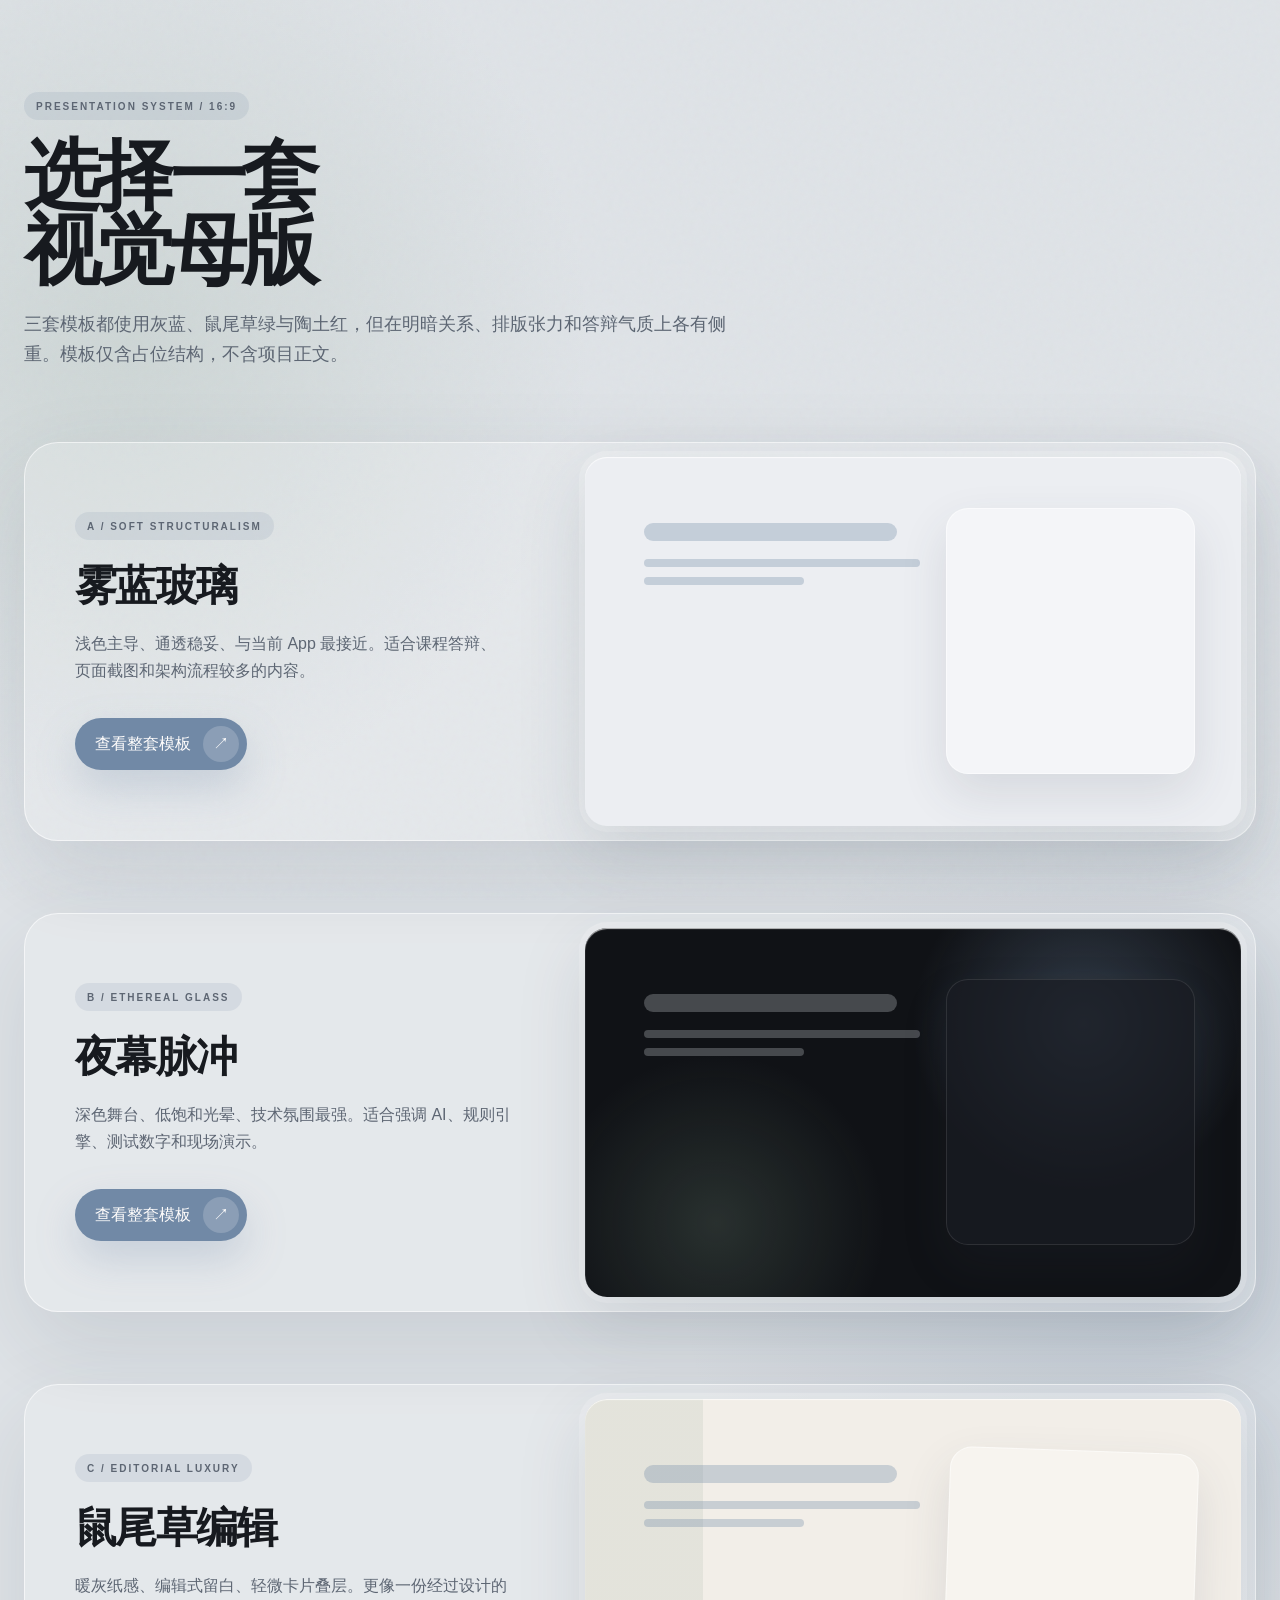
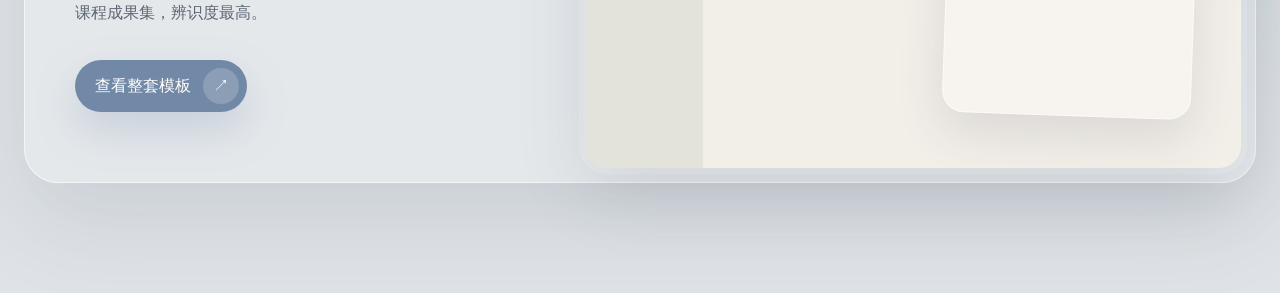
<file: docs/report/ppt-templates/index.html>
<!doctype html>
<html lang="zh-CN">
<head>
  <meta charset="utf-8">
  <meta name="viewport" content="width=device-width, initial-scale=1">
  <title>PPT 模板选择</title>
  <link rel="stylesheet" href="templates.css">
</head>
<body class="chooser-page">
  <main class="chooser">
    <span class="eyebrow">PRESENTATION SYSTEM / 16:9</span>
    <h1>选择一套<br>视觉母版</h1>
    <p class="chooser-intro">三套模板都使用灰蓝、鼠尾草绿与陶土红，但在明暗关系、排版张力和答辩气质上各有侧重。模板仅含占位结构，不含项目正文。</p>

    <section class="template-list" aria-label="模板列表">
      <article class="template-card">
        <div class="template-info">
          <span class="eyebrow">A / SOFT STRUCTURALISM</span>
          <h2>雾蓝玻璃</h2>
          <p>浅色主导、通透稳妥、与当前 App 最接近。适合课程答辩、页面截图和架构流程较多的内容。</p>
          <a class="template-link" href="template-a.html">查看整套模板 <span>↗</span></a>
        </div>
        <div class="preview-shell">
          <div class="preview">
            <div class="preview-copy">
              <div class="preview-line large"></div>
              <div class="preview-line"></div>
              <div class="preview-line short"></div>
            </div>
            <div class="preview-card"></div>
          </div>
        </div>
      </article>

      <article class="template-card">
        <div class="template-info">
          <span class="eyebrow">B / ETHEREAL GLASS</span>
          <h2>夜幕脉冲</h2>
          <p>深色舞台、低饱和光晕、技术氛围最强。适合强调 AI、规则引擎、测试数字和现场演示。</p>
          <a class="template-link" href="template-b.html">查看整套模板 <span>↗</span></a>
        </div>
        <div class="preview-shell">
          <div class="preview dark">
            <div class="preview-copy">
              <div class="preview-line large"></div>
              <div class="preview-line"></div>
              <div class="preview-line short"></div>
            </div>
            <div class="preview-card"></div>
          </div>
        </div>
      </article>

      <article class="template-card">
        <div class="template-info">
          <span class="eyebrow">C / EDITORIAL LUXURY</span>
          <h2>鼠尾草编辑</h2>
          <p>暖灰纸感、编辑式留白、轻微卡片叠层。更像一份经过设计的课程成果集，辨识度最高。</p>
          <a class="template-link" href="template-c.html">查看整套模板 <span>↗</span></a>
        </div>
        <div class="preview-shell">
          <div class="preview editorial">
            <div class="preview-copy">
              <div class="preview-line large"></div>
              <div class="preview-line"></div>
              <div class="preview-line short"></div>
            </div>
            <div class="preview-card"></div>
          </div>
        </div>
      </article>
    </section>
  </main>
  <script src="template.js"></script>
</body>
</html>
</file>
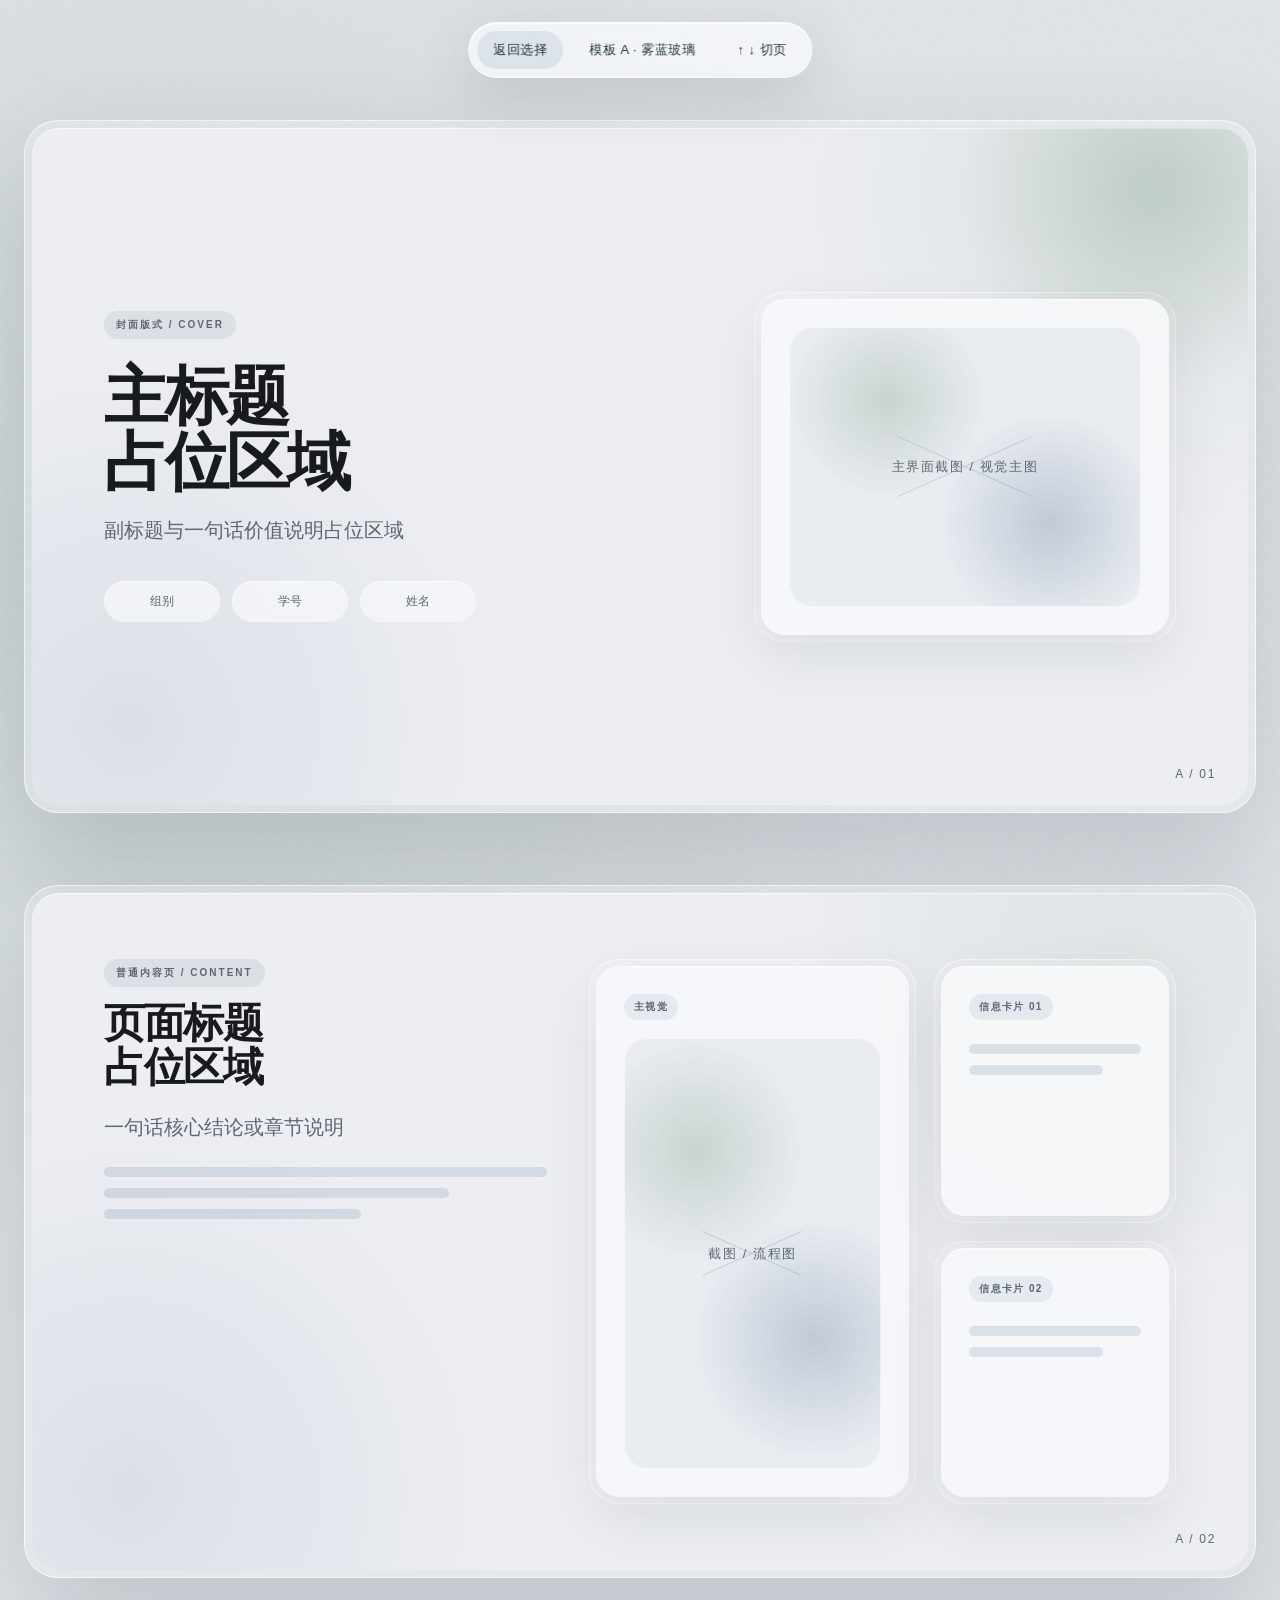
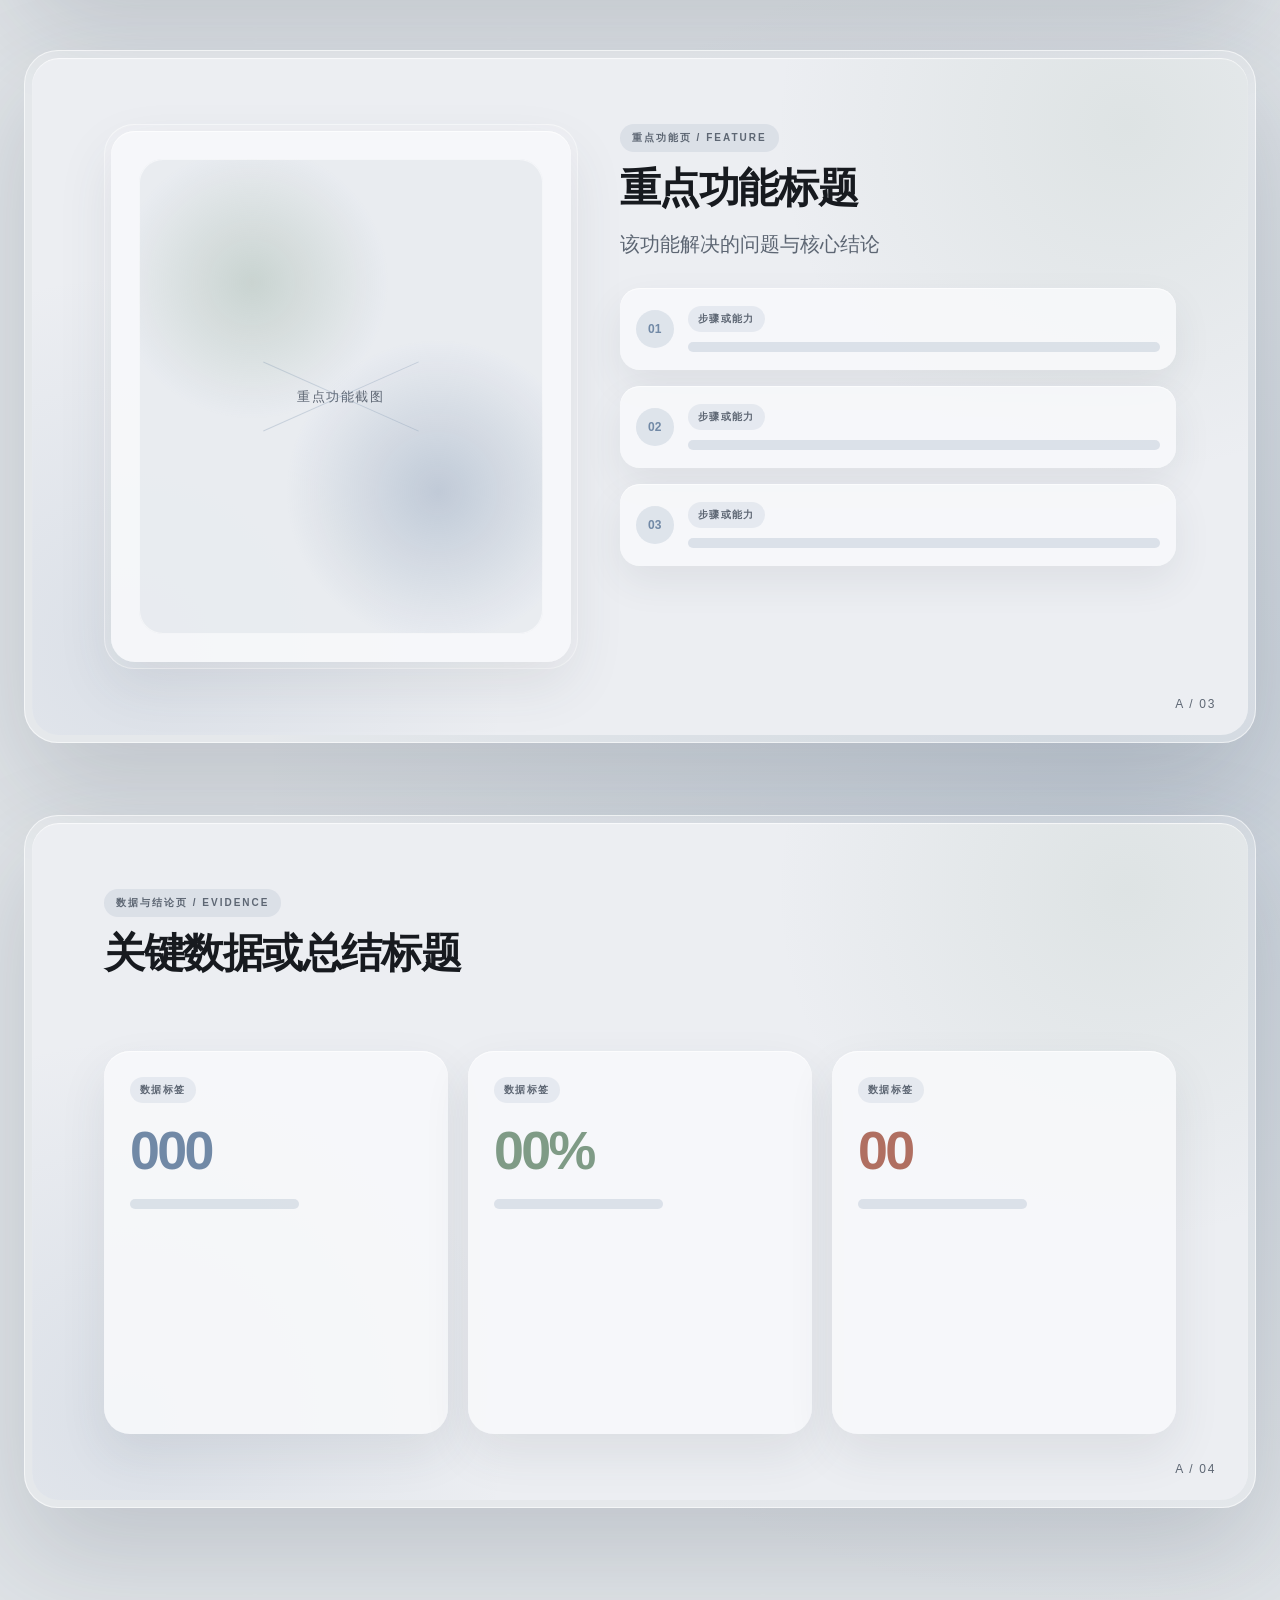
<file: docs/report/ppt-templates/template-a.html>
<!doctype html>
<html lang="zh-CN">
<head>
  <meta charset="utf-8">
  <meta name="viewport" content="width=device-width, initial-scale=1">
  <title>模板 A · 雾蓝玻璃</title>
  <link rel="stylesheet" href="templates.css">
</head>
<body class="theme-a">
  <nav class="toolbar"><a href="index.html">返回选择</a><span>模板 A · 雾蓝玻璃</span><span>↑ ↓ 切页</span></nav>
  <main class="deck">
    <div class="slide-shell" id="slide-1">
      <section class="slide" data-page="A / 01">
        <span class="accent-orb sage" style="right:-120px;top:-150px"></span>
        <div class="grid-cover">
          <div>
            <span class="eyebrow">封面版式 / COVER</span>
            <h1 class="display-title">主标题<br>占位区域</h1>
            <p class="subtitle">副标题与一句话价值说明占位区域</p>
            <div class="meta-row">
              <span class="meta-pill">组别</span><span class="meta-pill">学号</span><span class="meta-pill">姓名</span>
            </div>
          </div>
          <div class="glass-shell">
            <div class="glass-core"><div class="ph-image">主界面截图 / 视觉主图</div></div>
          </div>
        </div>
      </section>
    </div>

    <div class="slide-shell" id="slide-2">
      <section class="slide" data-page="A / 02">
        <div class="grid-split">
          <div>
            <span class="eyebrow">普通内容页 / CONTENT</span>
            <h2 class="slide-title">页面标题<br>占位区域</h2>
            <p class="subtitle" style="margin-top:22px">一句话核心结论或章节说明</p>
            <div class="ph-lines"><div class="ph-line"></div><div class="ph-line"></div><div class="ph-line"></div></div>
          </div>
          <div class="bento">
            <div class="glass-shell"><div class="glass-core"><span class="ph-label">主视觉</span><div class="ph-image" style="margin-top:18px;height:calc(100% - 44px)">截图 / 流程图</div></div></div>
            <div class="glass-shell"><div class="glass-core"><span class="ph-label">信息卡片 01</span><div class="ph-lines"><div class="ph-line"></div><div class="ph-line"></div></div></div></div>
            <div class="glass-shell"><div class="glass-core"><span class="ph-label">信息卡片 02</span><div class="ph-lines"><div class="ph-line"></div><div class="ph-line"></div></div></div></div>
          </div>
        </div>
      </section>
    </div>

    <div class="slide-shell" id="slide-3">
      <section class="slide" data-page="A / 03">
        <div class="grid-feature">
          <div class="glass-shell"><div class="glass-core"><div class="ph-image" style="height:100%">重点功能截图</div></div></div>
          <div>
            <span class="eyebrow">重点功能页 / FEATURE</span>
            <h2 class="slide-title">重点功能标题</h2>
            <p class="subtitle" style="margin-top:18px">该功能解决的问题与核心结论</p>
            <div class="stack" style="margin-top:28px">
              <div class="mini-card"><span class="mini-index">01</span><div><span class="ph-label">步骤或能力</span><div class="ph-lines" style="margin-top:10px"><div class="ph-line"></div></div></div></div>
              <div class="mini-card"><span class="mini-index">02</span><div><span class="ph-label">步骤或能力</span><div class="ph-lines" style="margin-top:10px"><div class="ph-line"></div></div></div></div>
              <div class="mini-card"><span class="mini-index">03</span><div><span class="ph-label">步骤或能力</span><div class="ph-lines" style="margin-top:10px"><div class="ph-line"></div></div></div></div>
            </div>
          </div>
        </div>
      </section>
    </div>

    <div class="slide-shell" id="slide-4">
      <section class="slide" data-page="A / 04">
        <div class="grid-data">
          <div><span class="eyebrow">数据与结论页 / EVIDENCE</span><h2 class="slide-title">关键数据或总结标题</h2></div>
          <div class="metric-row">
            <div class="metric"><span class="ph-label">数据标签</span><div class="metric-value">000</div><div class="ph-line"></div></div>
            <div class="metric" style="--metric-color:var(--sage)"><span class="ph-label">数据标签</span><div class="metric-value">00%</div><div class="ph-line"></div></div>
            <div class="metric" style="--metric-color:var(--clay)"><span class="ph-label">数据标签</span><div class="metric-value">00</div><div class="ph-line"></div></div>
          </div>
        </div>
      </section>
    </div>
  </main>
  <script src="template.js"></script>
</body>
</html>
</file>
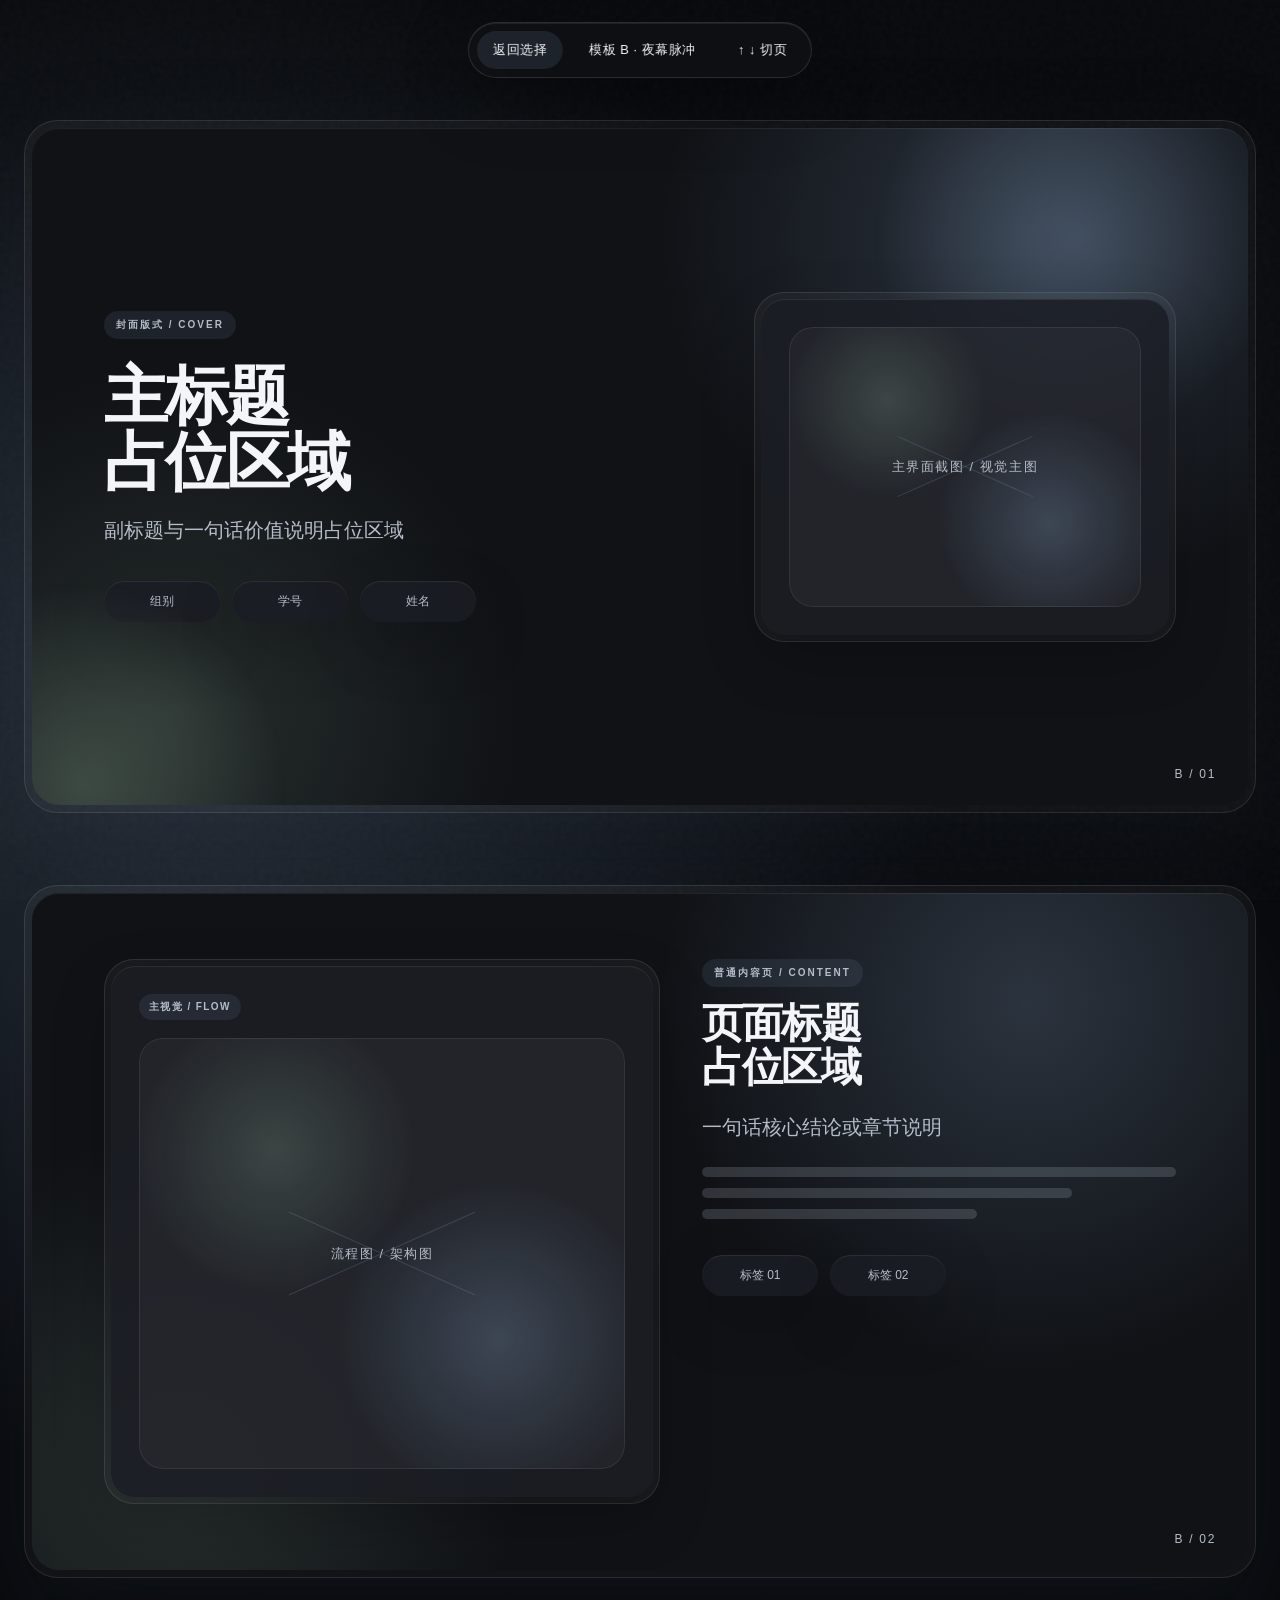
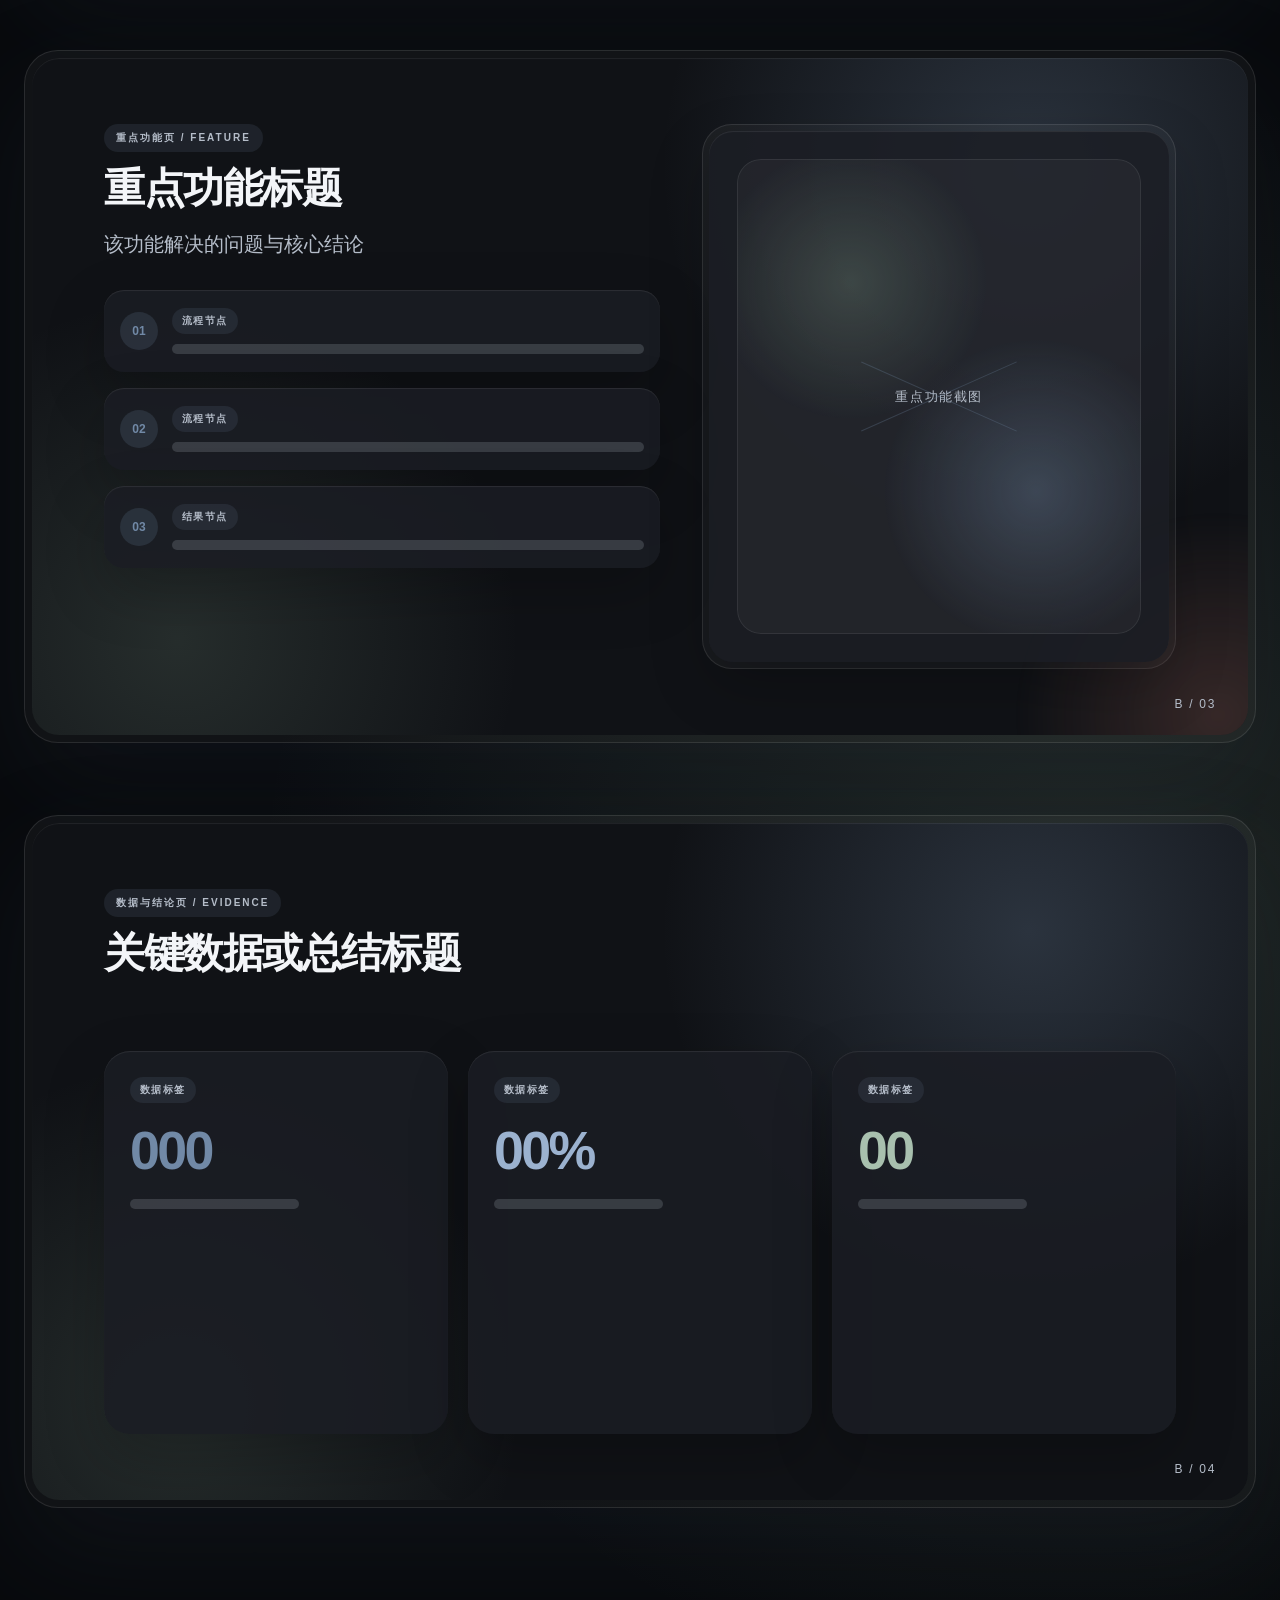
<file: docs/report/ppt-templates/template-b.html>
<!doctype html>
<html lang="zh-CN">
<head>
  <meta charset="utf-8">
  <meta name="viewport" content="width=device-width, initial-scale=1">
  <title>模板 B · 夜幕脉冲</title>
  <link rel="stylesheet" href="templates.css">
</head>
<body class="theme-b">
  <nav class="toolbar"><a href="index.html">返回选择</a><span>模板 B · 夜幕脉冲</span><span>↑ ↓ 切页</span></nav>
  <main class="deck">
    <div class="slide-shell" id="slide-1">
      <section class="slide" data-page="B / 01">
        <span class="accent-orb" style="right:-40px;top:-100px"></span><span class="accent-orb sage" style="left:-160px;bottom:-190px"></span>
        <div class="grid-cover">
          <div>
            <span class="eyebrow">封面版式 / COVER</span>
            <h1 class="display-title">主标题<br>占位区域</h1>
            <p class="subtitle">副标题与一句话价值说明占位区域</p>
            <div class="meta-row"><span class="meta-pill">组别</span><span class="meta-pill">学号</span><span class="meta-pill">姓名</span></div>
          </div>
          <div class="glass-shell"><div class="glass-core"><div class="ph-image">主界面截图 / 视觉主图</div></div></div>
        </div>
      </section>
    </div>

    <div class="slide-shell" id="slide-2">
      <section class="slide" data-page="B / 02">
        <div class="grid-split" style="grid-template-columns:1.08fr .92fr">
          <div class="glass-shell"><div class="glass-core"><span class="ph-label">主视觉 / FLOW</span><div class="ph-image" style="margin-top:18px;height:calc(100% - 44px)">流程图 / 架构图</div></div></div>
          <div>
            <span class="eyebrow">普通内容页 / CONTENT</span>
            <h2 class="slide-title">页面标题<br>占位区域</h2>
            <p class="subtitle" style="margin-top:22px">一句话核心结论或章节说明</p>
            <div class="ph-lines"><div class="ph-line"></div><div class="ph-line"></div><div class="ph-line"></div></div>
            <div class="meta-row"><span class="meta-pill">标签 01</span><span class="meta-pill">标签 02</span></div>
          </div>
        </div>
      </section>
    </div>

    <div class="slide-shell" id="slide-3">
      <section class="slide" data-page="B / 03">
        <span class="accent-orb clay" style="right:-180px;bottom:-190px"></span>
        <div class="grid-feature" style="grid-template-columns:1.08fr .92fr">
          <div>
            <span class="eyebrow">重点功能页 / FEATURE</span>
            <h2 class="slide-title">重点功能标题</h2>
            <p class="subtitle" style="margin-top:18px">该功能解决的问题与核心结论</p>
            <div class="stack" style="margin-top:30px">
              <div class="mini-card"><span class="mini-index">01</span><div><span class="ph-label">流程节点</span><div class="ph-lines" style="margin-top:10px"><div class="ph-line"></div></div></div></div>
              <div class="mini-card"><span class="mini-index">02</span><div><span class="ph-label">流程节点</span><div class="ph-lines" style="margin-top:10px"><div class="ph-line"></div></div></div></div>
              <div class="mini-card"><span class="mini-index">03</span><div><span class="ph-label">结果节点</span><div class="ph-lines" style="margin-top:10px"><div class="ph-line"></div></div></div></div>
            </div>
          </div>
          <div class="glass-shell"><div class="glass-core"><div class="ph-image" style="height:100%">重点功能截图</div></div></div>
        </div>
      </section>
    </div>

    <div class="slide-shell" id="slide-4">
      <section class="slide" data-page="B / 04">
        <div class="grid-data">
          <div><span class="eyebrow">数据与结论页 / EVIDENCE</span><h2 class="slide-title">关键数据或总结标题</h2></div>
          <div class="metric-row">
            <div class="metric"><span class="ph-label">数据标签</span><div class="metric-value">000</div><div class="ph-line"></div></div>
            <div class="metric" style="--metric-color:#9bb2cf"><span class="ph-label">数据标签</span><div class="metric-value">00%</div><div class="ph-line"></div></div>
            <div class="metric" style="--metric-color:#a8c0ae"><span class="ph-label">数据标签</span><div class="metric-value">00</div><div class="ph-line"></div></div>
          </div>
        </div>
      </section>
    </div>
  </main>
  <script src="template.js"></script>
</body>
</html>
</file>
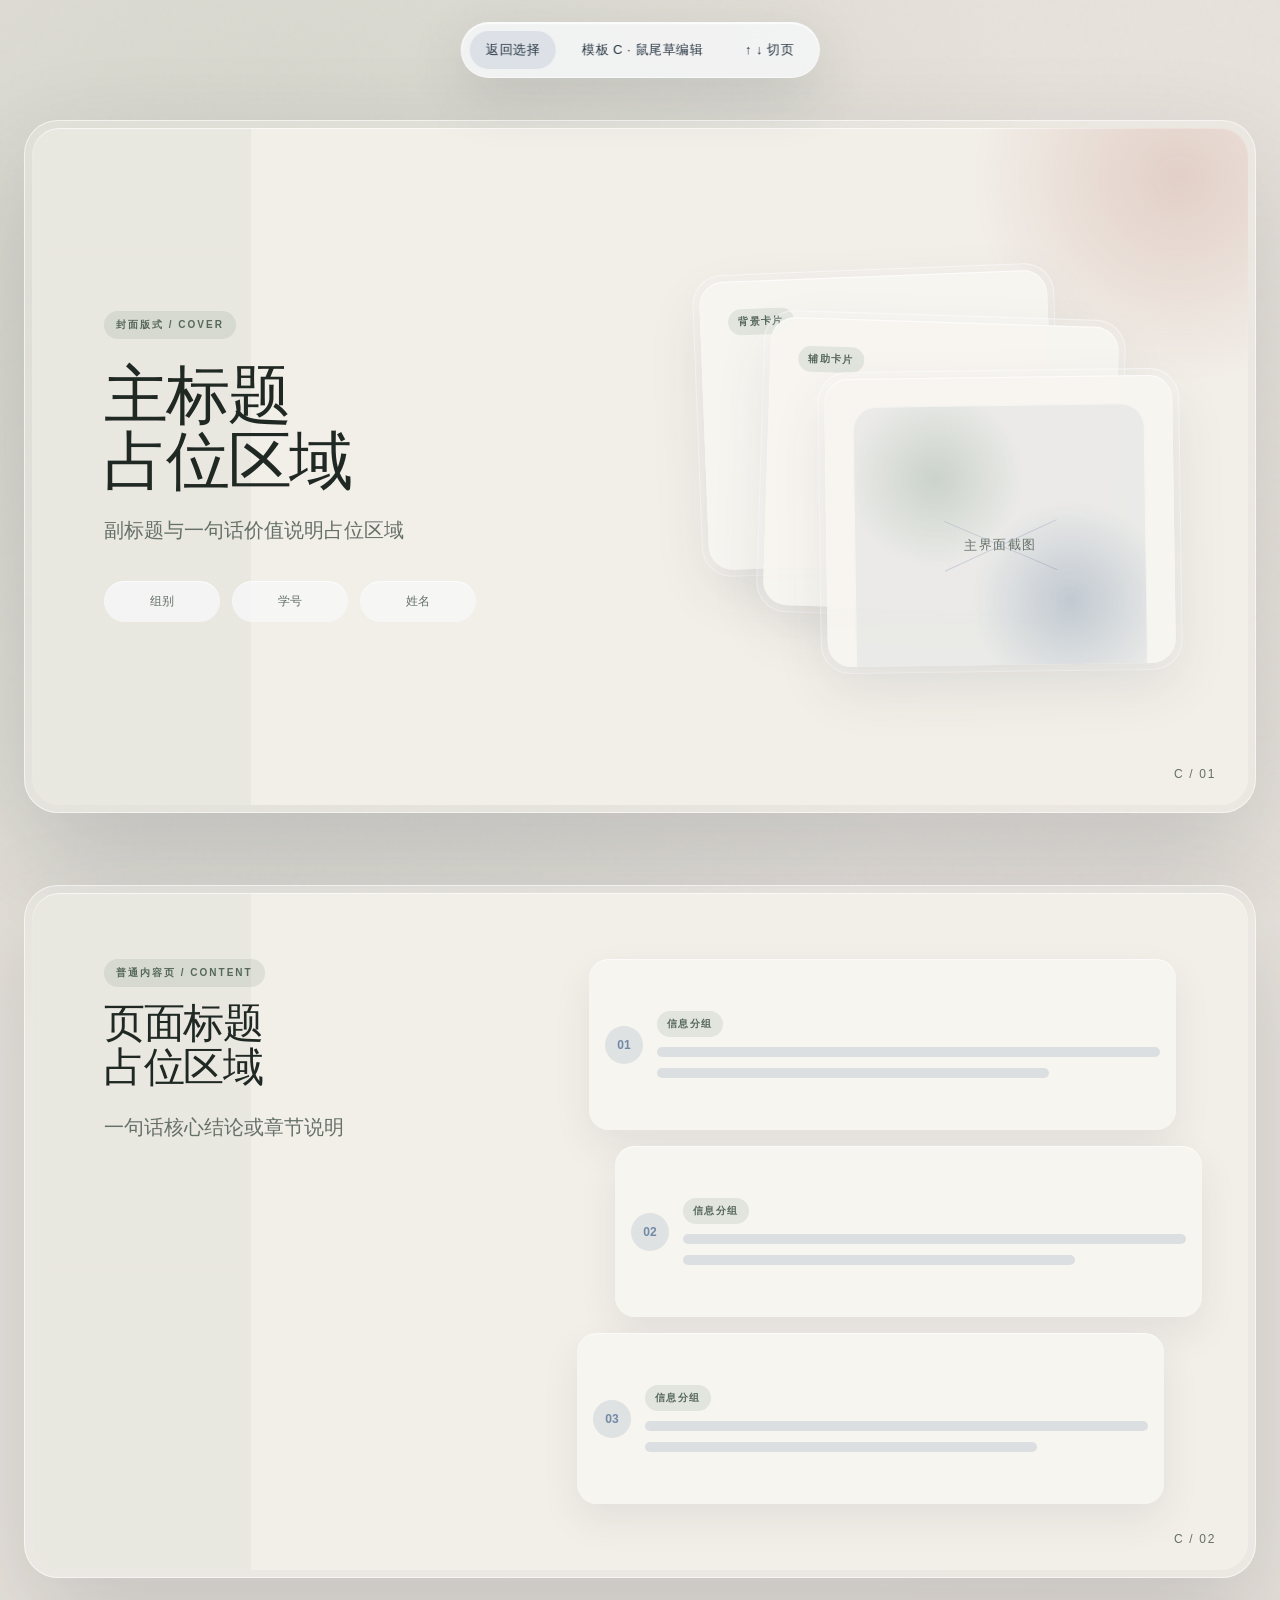
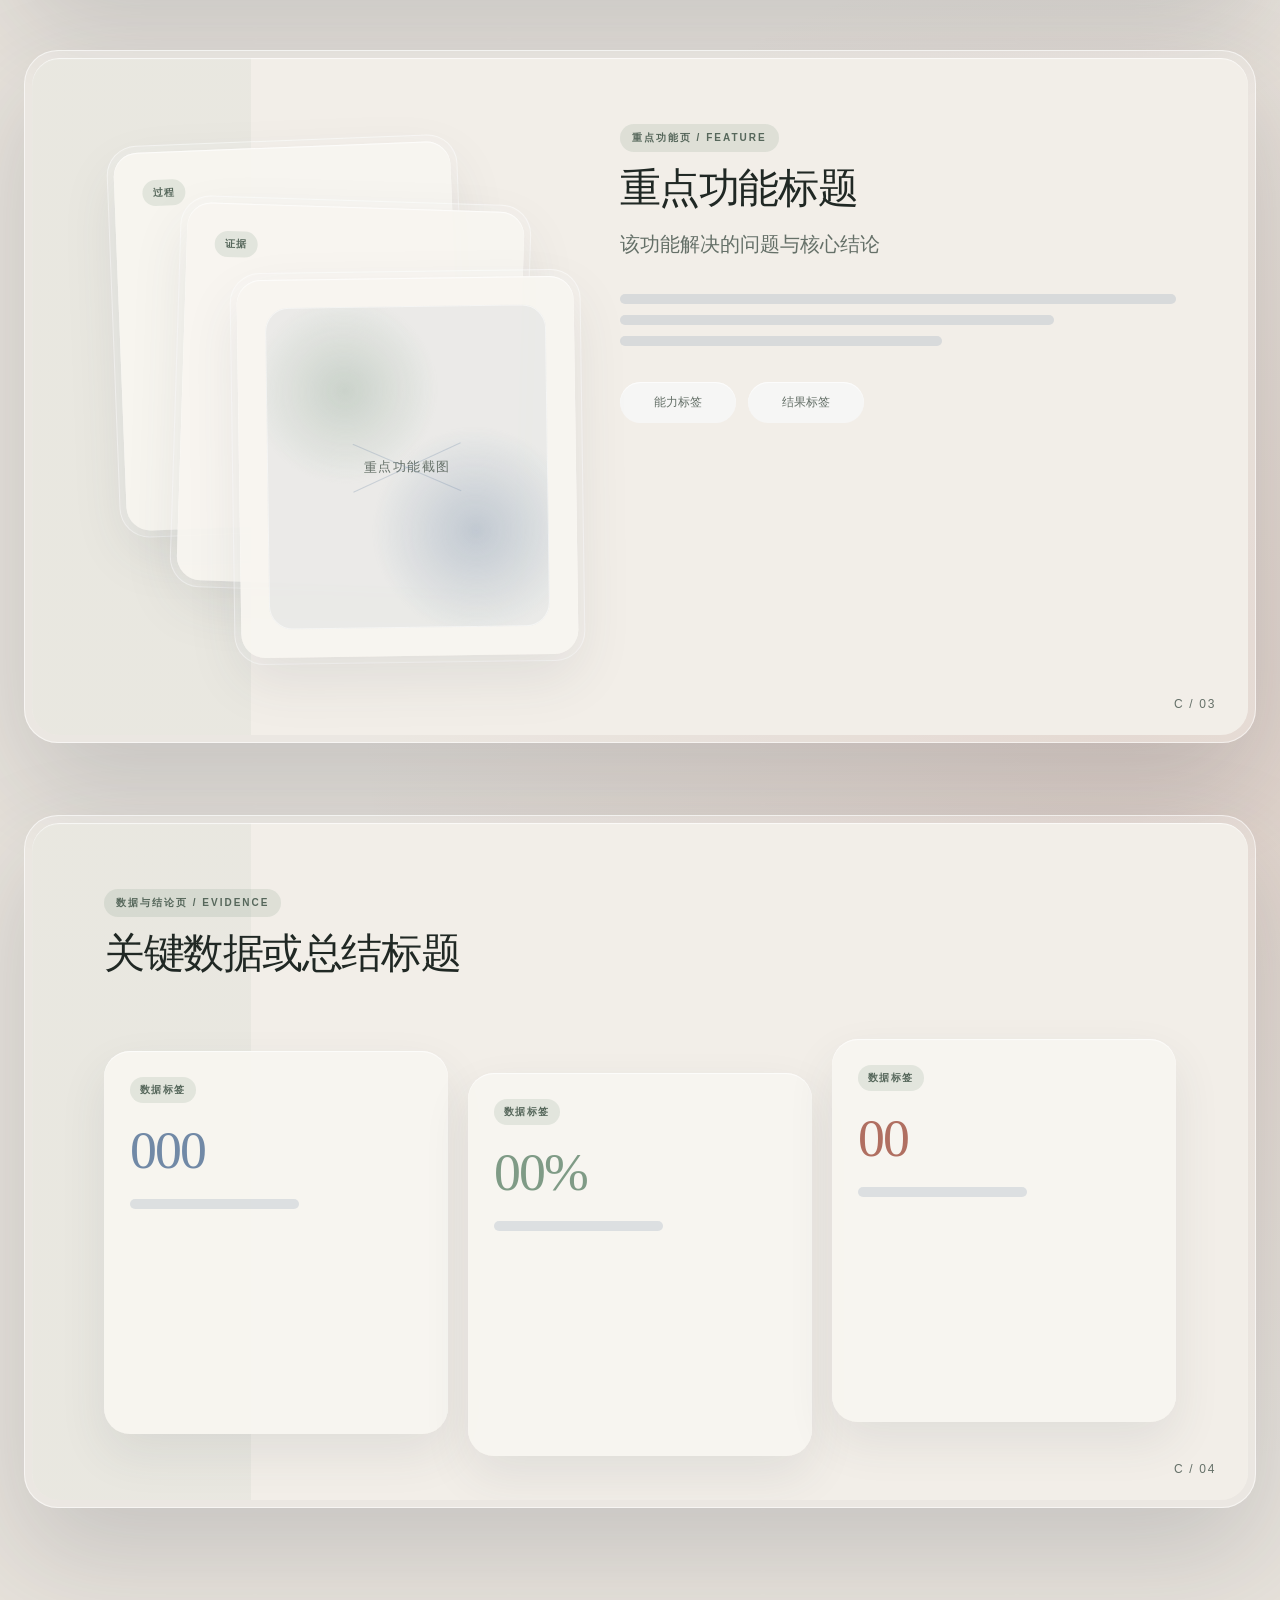
<file: docs/report/ppt-templates/template-c.html>
<!doctype html>
<html lang="zh-CN">
<head>
  <meta charset="utf-8">
  <meta name="viewport" content="width=device-width, initial-scale=1">
  <title>模板 C · 鼠尾草编辑</title>
  <link rel="stylesheet" href="templates.css">
</head>
<body class="theme-c">
  <nav class="toolbar"><a href="index.html">返回选择</a><span>模板 C · 鼠尾草编辑</span><span>↑ ↓ 切页</span></nav>
  <main class="deck">
    <div class="slide-shell" id="slide-1">
      <section class="slide" data-page="C / 01">
        <span class="accent-orb clay" style="right:-140px;top:-160px"></span>
        <div class="grid-cover" style="grid-template-columns:1.05fr .95fr">
          <div>
            <span class="eyebrow">封面版式 / COVER</span>
            <h1 class="display-title">主标题<br>占位区域</h1>
            <p class="subtitle">副标题与一句话价值说明占位区域</p>
            <div class="meta-row"><span class="meta-pill">组别</span><span class="meta-pill">学号</span><span class="meta-pill">姓名</span></div>
          </div>
          <div class="cascade">
            <div class="glass-shell"><div class="glass-core"><span class="ph-label">背景卡片</span></div></div>
            <div class="glass-shell"><div class="glass-core"><span class="ph-label">辅助卡片</span></div></div>
            <div class="glass-shell"><div class="glass-core"><div class="ph-image" style="height:100%">主界面截图</div></div></div>
          </div>
        </div>
      </section>
    </div>

    <div class="slide-shell" id="slide-2">
      <section class="slide" data-page="C / 02">
        <div class="grid-split">
          <div>
            <span class="eyebrow">普通内容页 / CONTENT</span>
            <h2 class="slide-title">页面标题<br>占位区域</h2>
            <p class="subtitle" style="margin-top:22px">一句话核心结论或章节说明</p>
          </div>
          <div class="stack">
            <div class="mini-card"><span class="mini-index">01</span><div><span class="ph-label">信息分组</span><div class="ph-lines" style="margin-top:10px"><div class="ph-line"></div><div class="ph-line"></div></div></div></div>
            <div class="mini-card" style="transform:translateX(26px)"><span class="mini-index">02</span><div><span class="ph-label">信息分组</span><div class="ph-lines" style="margin-top:10px"><div class="ph-line"></div><div class="ph-line"></div></div></div></div>
            <div class="mini-card" style="transform:translateX(-12px)"><span class="mini-index">03</span><div><span class="ph-label">信息分组</span><div class="ph-lines" style="margin-top:10px"><div class="ph-line"></div><div class="ph-line"></div></div></div></div>
          </div>
        </div>
      </section>
    </div>

    <div class="slide-shell" id="slide-3">
      <section class="slide" data-page="C / 03">
        <div class="grid-feature">
          <div class="cascade">
            <div class="glass-shell"><div class="glass-core"><span class="ph-label">过程</span></div></div>
            <div class="glass-shell"><div class="glass-core"><span class="ph-label">证据</span></div></div>
            <div class="glass-shell"><div class="glass-core"><div class="ph-image" style="height:100%">重点功能截图</div></div></div>
          </div>
          <div>
            <span class="eyebrow">重点功能页 / FEATURE</span>
            <h2 class="slide-title">重点功能标题</h2>
            <p class="subtitle" style="margin-top:18px">该功能解决的问题与核心结论</p>
            <div class="ph-lines" style="margin-top:34px"><div class="ph-line"></div><div class="ph-line"></div><div class="ph-line"></div></div>
            <div class="meta-row"><span class="meta-pill">能力标签</span><span class="meta-pill">结果标签</span></div>
          </div>
        </div>
      </section>
    </div>

    <div class="slide-shell" id="slide-4">
      <section class="slide" data-page="C / 04">
        <div class="grid-data">
          <div><span class="eyebrow">数据与结论页 / EVIDENCE</span><h2 class="slide-title">关键数据或总结标题</h2></div>
          <div class="metric-row">
            <div class="metric"><span class="ph-label">数据标签</span><div class="metric-value">000</div><div class="ph-line"></div></div>
            <div class="metric" style="--metric-color:var(--sage);transform:translateY(22px)"><span class="ph-label">数据标签</span><div class="metric-value">00%</div><div class="ph-line"></div></div>
            <div class="metric" style="--metric-color:var(--clay);transform:translateY(-12px)"><span class="ph-label">数据标签</span><div class="metric-value">00</div><div class="ph-line"></div></div>
          </div>
        </div>
      </section>
    </div>
  </main>
  <script src="template.js"></script>
</body>
</html>
</file>
<file: docs/report/ppt-templates/templates.css>
:root {
  color-scheme: light;
  --ink: #171a1f;
  --muted: #5d6673;
  --blue: #7189a6;
  --sage: #7f9b86;
  --clay: #b06f61;
  --mist: #a7b2be;
  --paper: #eceef2;
  --surface: #f8f9fb;
  --dark: #101216;
  --dark-surface: #1a1d23;
  --ease-heavy: cubic-bezier(0.32, 0.72, 0, 1);
  font-family: Geist, "HarmonyOS Sans SC", "Microsoft YaHei UI", sans-serif;
}

* {
  box-sizing: border-box;
}

html {
  scroll-behavior: smooth;
}

body {
  margin: 0;
  min-height: 100dvh;
  background: #dfe3e7;
  color: var(--ink);
  overflow-x: hidden;
}

body::before {
  content: "";
  position: fixed;
  inset: 0;
  z-index: 0;
  pointer-events: none;
  opacity: 0.16;
  background-image: url("data:image/svg+xml,%3Csvg viewBox='0 0 180 180' xmlns='http://www.w3.org/2000/svg'%3E%3Cfilter id='n'%3E%3CfeTurbulence type='fractalNoise' baseFrequency='.86' numOctaves='3' stitchTiles='stitch'/%3E%3C/filter%3E%3Crect width='100%25' height='100%25' filter='url(%23n)' opacity='.18'/%3E%3C/svg%3E");
}

button,
a {
  font: inherit;
}

.toolbar {
  position: fixed;
  top: 22px;
  left: 50%;
  z-index: 20;
  display: flex;
  align-items: center;
  gap: 10px;
  width: max-content;
  max-width: calc(100vw - 28px);
  padding: 8px;
  border: 1px solid rgba(255, 255, 255, 0.56);
  border-radius: 999px;
  background: rgba(248, 249, 251, 0.78);
  box-shadow: 0 18px 56px rgba(55, 67, 82, 0.16), inset 0 1px 1px rgba(255, 255, 255, 0.82);
  backdrop-filter: blur(22px);
  transform: translateX(-50%);
}

.toolbar a,
.toolbar span {
  display: inline-flex;
  align-items: center;
  min-height: 38px;
  padding: 0 16px;
  border-radius: 999px;
  color: #263441;
  font-size: 13px;
  letter-spacing: 0.04em;
  text-decoration: none;
}

.toolbar a {
  background: rgba(113, 137, 166, 0.16);
  transition: transform 650ms var(--ease-heavy), background 650ms var(--ease-heavy);
}

.toolbar a:hover {
  background: rgba(113, 137, 166, 0.28);
  transform: translateY(-2px);
}

.toolbar a:active {
  transform: scale(0.98);
}

.deck {
  position: relative;
  z-index: 1;
  display: grid;
  gap: 72px;
  width: 100%;
  padding: 120px 24px 96px;
}

.single-slide-preview .deck {
  min-height: 100dvh;
  align-content: center;
  padding-top: 100px;
  padding-bottom: 60px;
}

.slide-shell {
  width: min(1280px, calc(100vw - 48px));
  aspect-ratio: 16 / 9;
  margin: 0 auto;
  padding: 7px;
  border: 1px solid rgba(255, 255, 255, 0.58);
  border-radius: 34px;
  background: rgba(255, 255, 255, 0.2);
  box-shadow: 0 44px 110px rgba(47, 58, 70, 0.18);
  opacity: 0;
  transform: translateY(54px) scale(0.985);
  transition: opacity 900ms var(--ease-heavy), transform 900ms var(--ease-heavy);
}

.slide-shell.visible {
  opacity: 1;
  transform: translateY(0) scale(1);
}

.slide {
  position: relative;
  width: 100%;
  height: 100%;
  padding: 66px 72px;
  overflow: hidden;
  border-radius: 27px;
  background: var(--slide-bg, var(--paper));
  color: var(--slide-ink, var(--ink));
  box-shadow: inset 0 1px 1px rgba(255, 255, 255, 0.72);
}

.slide::after {
  content: attr(data-page);
  position: absolute;
  right: 32px;
  bottom: 24px;
  color: var(--slide-muted, var(--muted));
  font-size: 12px;
  font-variant-numeric: tabular-nums;
  letter-spacing: 0.14em;
}

.eyebrow {
  display: inline-flex;
  align-items: center;
  min-height: 28px;
  padding: 0 12px;
  border-radius: 999px;
  background: rgba(113, 137, 166, 0.14);
  color: var(--slide-muted, var(--muted));
  font-size: 10px;
  font-weight: 700;
  letter-spacing: 0.2em;
  text-transform: uppercase;
}

.display-title {
  max-width: 800px;
  margin: 24px 0 18px;
  font-family: "Clash Display", Geist, "HarmonyOS Sans SC", sans-serif;
  font-size: clamp(44px, 5vw, 78px);
  font-weight: 650;
  line-height: 1.04;
  letter-spacing: -0.045em;
}

.slide-title {
  margin: 14px 0 0;
  font-family: "Clash Display", Geist, "HarmonyOS Sans SC", sans-serif;
  font-size: clamp(32px, 3.2vw, 52px);
  font-weight: 650;
  line-height: 1.08;
  letter-spacing: -0.035em;
}

.subtitle {
  max-width: 680px;
  margin: 0;
  color: var(--slide-muted, var(--muted));
  font-size: clamp(16px, 1.6vw, 24px);
  line-height: 1.55;
}

.meta-row {
  display: flex;
  flex-wrap: wrap;
  gap: 12px;
  margin-top: 36px;
}

.meta-pill {
  min-width: 116px;
  padding: 12px 16px;
  border-radius: 999px;
  background: rgba(248, 249, 251, 0.7);
  color: var(--slide-muted, var(--muted));
  font-size: 12px;
  text-align: center;
  box-shadow: inset 0 1px 1px rgba(255, 255, 255, 0.78);
}

.grid-cover,
.grid-split,
.grid-feature,
.grid-data {
  display: grid;
  width: 100%;
  height: 100%;
  gap: 42px;
}

.grid-cover {
  grid-template-columns: 1.18fr 0.82fr;
  align-items: center;
}

.grid-split {
  grid-template-columns: 0.86fr 1.14fr;
  align-items: stretch;
}

.grid-feature {
  grid-template-columns: 0.92fr 1.08fr;
  align-items: stretch;
}

.grid-data {
  grid-template-rows: auto 1fr;
}

.glass-shell {
  padding: 6px;
  border: 1px solid rgba(255, 255, 255, 0.52);
  border-radius: 30px;
  background: rgba(255, 255, 255, 0.16);
}

.glass-core {
  position: relative;
  height: 100%;
  padding: 28px;
  overflow: hidden;
  border-radius: 24px;
  background: var(--card-bg, rgba(248, 249, 251, 0.84));
  box-shadow: inset 0 1px 1px rgba(255, 255, 255, 0.76), 0 22px 56px rgba(55, 67, 82, 0.1);
}

.ph-label {
  display: inline-flex;
  align-items: center;
  min-height: 26px;
  padding: 0 10px;
  border-radius: 999px;
  background: rgba(113, 137, 166, 0.13);
  color: var(--slide-muted, var(--muted));
  font-size: 10px;
  font-weight: 700;
  letter-spacing: 0.14em;
}

.ph-lines {
  display: grid;
  gap: 11px;
  margin-top: 24px;
}

.ph-line {
  height: 10px;
  border-radius: 999px;
  background: rgba(113, 137, 166, 0.2);
}

.ph-line:nth-child(2) {
  width: 78%;
}

.ph-line:nth-child(3) {
  width: 58%;
}

.ph-image {
  position: relative;
  display: grid;
  place-items: center;
  min-height: 280px;
  border-radius: 24px;
  background:
    radial-gradient(circle at 28% 26%, rgba(127, 155, 134, 0.3), transparent 30%),
    radial-gradient(circle at 74% 70%, rgba(113, 137, 166, 0.34), transparent 34%),
    rgba(167, 178, 190, 0.16);
  color: var(--slide-muted, var(--muted));
  font-size: 13px;
  letter-spacing: 0.12em;
  box-shadow: inset 0 0 0 1px rgba(255, 255, 255, 0.52);
}

.ph-image::before,
.ph-image::after {
  content: "";
  position: absolute;
  width: 42%;
  height: 1px;
  background: rgba(113, 137, 166, 0.28);
}

.ph-image::before {
  transform: rotate(24deg);
}

.ph-image::after {
  transform: rotate(-24deg);
}

.stack {
  display: grid;
  gap: 16px;
}

.mini-card {
  display: grid;
  grid-template-columns: 38px 1fr;
  gap: 14px;
  align-items: center;
  min-height: 82px;
  padding: 16px;
  border-radius: 20px;
  background: var(--card-bg, rgba(248, 249, 251, 0.76));
  box-shadow: inset 0 1px 1px rgba(255, 255, 255, 0.7), 0 16px 38px rgba(55, 67, 82, 0.08);
}

.mini-index {
  display: grid;
  place-items: center;
  width: 38px;
  height: 38px;
  border-radius: 50%;
  background: rgba(113, 137, 166, 0.18);
  color: var(--blue);
  font-size: 12px;
  font-weight: 800;
}

.bento {
  display: grid;
  grid-template-columns: 1.15fr 0.85fr;
  grid-template-rows: 1fr 1fr;
  gap: 18px;
  height: 100%;
}

.bento .glass-shell:first-child {
  grid-row: 1 / 3;
}

.metric-row {
  display: grid;
  grid-template-columns: repeat(3, 1fr);
  gap: 20px;
  margin-top: 34px;
}

.metric {
  min-height: 176px;
  padding: 26px;
  border-radius: 26px;
  background: var(--card-bg, rgba(248, 249, 251, 0.78));
  box-shadow: inset 0 1px 1px rgba(255, 255, 255, 0.74), 0 20px 48px rgba(55, 67, 82, 0.09);
}

.metric-value {
  margin: 16px 0 18px;
  color: var(--metric-color, var(--blue));
  font-family: "Clash Display", Geist, sans-serif;
  font-size: clamp(42px, 4.2vw, 68px);
  font-weight: 650;
  letter-spacing: -0.05em;
}

.accent-orb {
  position: absolute;
  width: 420px;
  height: 420px;
  border-radius: 50%;
  background: radial-gradient(circle, rgba(113, 137, 166, 0.36), transparent 68%);
  pointer-events: none;
  filter: blur(4px);
}

.accent-orb.sage {
  background: radial-gradient(circle, rgba(127, 155, 134, 0.32), transparent 68%);
}

.accent-orb.clay {
  background: radial-gradient(circle, rgba(176, 111, 97, 0.24), transparent 68%);
}

/* A — 雾蓝玻璃 */
.theme-a {
  --slide-bg: #eceef2;
  --slide-ink: #171a1f;
  --slide-muted: #5d6673;
  --card-bg: rgba(248, 249, 251, 0.9);
  background:
    radial-gradient(circle at 12% 18%, rgba(127, 155, 134, 0.18), transparent 28%),
    radial-gradient(circle at 86% 74%, rgba(113, 137, 166, 0.22), transparent 32%),
    #dfe3e7;
}

.theme-a .slide {
  background:
    radial-gradient(circle at 90% 10%, rgba(127, 155, 134, 0.13), transparent 28%),
    radial-gradient(circle at 8% 88%, rgba(113, 137, 166, 0.14), transparent 30%),
    var(--paper);
}

/* B — 夜幕脉冲 */
.theme-b {
  --slide-bg: #101216;
  --slide-ink: #f3f5f8;
  --slide-muted: #b5bdc9;
  --card-bg: rgba(26, 29, 35, 0.9);
  color-scheme: dark;
  background:
    radial-gradient(circle at 14% 22%, rgba(113, 137, 166, 0.28), transparent 28%),
    radial-gradient(circle at 84% 78%, rgba(127, 155, 134, 0.2), transparent 30%),
    #080a0d;
}

.theme-b .toolbar {
  border-color: rgba(255, 255, 255, 0.12);
  background: rgba(16, 18, 22, 0.76);
  box-shadow: 0 20px 70px rgba(0, 0, 0, 0.28), inset 0 1px 1px rgba(255, 255, 255, 0.09);
}

.theme-b .toolbar a,
.theme-b .toolbar span {
  color: #f3f5f8;
}

.theme-b .slide-shell,
.theme-b .glass-shell {
  border-color: rgba(255, 255, 255, 0.1);
  background: rgba(255, 255, 255, 0.04);
}

.theme-b .slide {
  background:
    radial-gradient(circle at 82% 16%, rgba(113, 137, 166, 0.28), transparent 32%),
    radial-gradient(circle at 12% 86%, rgba(127, 155, 134, 0.2), transparent 28%),
    #101216;
  box-shadow: inset 0 1px 1px rgba(255, 255, 255, 0.08);
}

.theme-b .glass-core,
.theme-b .mini-card,
.theme-b .metric,
.theme-b .meta-pill {
  background: rgba(26, 29, 35, 0.86);
  box-shadow: inset 0 1px 1px rgba(255, 255, 255, 0.09), 0 22px 60px rgba(0, 0, 0, 0.22);
}

.theme-b .ph-line {
  background: rgba(181, 189, 201, 0.2);
}

.theme-b .ph-image {
  background:
    radial-gradient(circle at 28% 26%, rgba(127, 155, 134, 0.28), transparent 30%),
    radial-gradient(circle at 74% 70%, rgba(113, 137, 166, 0.34), transparent 34%),
    rgba(255, 255, 255, 0.035);
  box-shadow: inset 0 0 0 1px rgba(255, 255, 255, 0.08);
}

/* C — 鼠尾草编辑 */
.theme-c {
  --slide-bg: #f2eee8;
  --slide-ink: #202824;
  --slide-muted: #657068;
  --card-bg: rgba(248, 246, 241, 0.94);
  background:
    radial-gradient(circle at 22% 10%, rgba(127, 155, 134, 0.2), transparent 26%),
    radial-gradient(circle at 88% 72%, rgba(176, 111, 97, 0.16), transparent 30%),
    #e7e2db;
}

.theme-c .slide {
  background:
    linear-gradient(90deg, rgba(127, 155, 134, 0.08) 0 18%, transparent 18%),
    #f2eee8;
}

.theme-c .display-title,
.theme-c .slide-title,
.theme-c .metric-value {
  font-family: "PP Editorial New", Georgia, "STSong", serif;
  font-weight: 520;
  letter-spacing: -0.035em;
}

.theme-c .eyebrow,
.theme-c .ph-label {
  background: rgba(127, 155, 134, 0.18);
  color: #56675b;
}

.cascade {
  position: relative;
  min-height: 420px;
}

.cascade .glass-shell {
  position: absolute;
  width: 74%;
  height: 72%;
  transition: transform 700ms var(--ease-heavy);
}

.cascade .glass-shell:nth-child(1) {
  top: 3%;
  left: 2%;
  transform: rotate(-2.2deg);
}

.cascade .glass-shell:nth-child(2) {
  top: 14%;
  left: 15%;
  transform: rotate(1.8deg);
}

.cascade .glass-shell:nth-child(3) {
  top: 27%;
  left: 27%;
  transform: rotate(-0.8deg);
}

.cascade:hover .glass-shell:nth-child(1) {
  transform: translate(-8px, -6px) rotate(-3deg);
}

.cascade:hover .glass-shell:nth-child(2) {
  transform: translate(0, -3px) rotate(2.5deg);
}

.cascade:hover .glass-shell:nth-child(3) {
  transform: translate(8px, 3px) rotate(-0.2deg);
}

/* 选择页 */
.chooser-page {
  background:
    radial-gradient(circle at 10% 18%, rgba(127, 155, 134, 0.18), transparent 24%),
    radial-gradient(circle at 90% 66%, rgba(113, 137, 166, 0.2), transparent 28%),
    #dfe3e7;
}

.chooser {
  position: relative;
  z-index: 1;
  width: min(1320px, calc(100vw - 48px));
  margin: 0 auto;
  padding: 92px 0 110px;
}

.chooser h1 {
  max-width: 920px;
  margin: 18px 0 20px;
  font-family: "Clash Display", Geist, "HarmonyOS Sans SC", sans-serif;
  font-size: clamp(48px, 6vw, 88px);
  line-height: 0.98;
  letter-spacing: -0.055em;
}

.chooser-intro {
  max-width: 720px;
  color: var(--muted);
  font-size: 18px;
  line-height: 1.7;
}

.template-list {
  display: grid;
  gap: 72px;
  margin-top: 72px;
}

.template-card {
  display: grid;
  grid-template-columns: 0.86fr 1.14fr;
  gap: 42px;
  align-items: center;
  padding: 8px;
  border: 1px solid rgba(255, 255, 255, 0.58);
  border-radius: 34px;
  background: rgba(255, 255, 255, 0.18);
  box-shadow: 0 34px 90px rgba(55, 67, 82, 0.13);
  opacity: 0;
  transform: translateY(52px);
  transition: opacity 900ms var(--ease-heavy), transform 900ms var(--ease-heavy);
}

.template-card.visible {
  opacity: 1;
  transform: translateY(0);
}

.template-info {
  padding: 42px 26px 42px 42px;
}

.template-info h2 {
  margin: 18px 0 14px;
  font-family: "Clash Display", Geist, "HarmonyOS Sans SC", sans-serif;
  font-size: 42px;
  letter-spacing: -0.04em;
}

.template-info p {
  color: var(--muted);
  font-size: 16px;
  line-height: 1.7;
}

.template-link {
  display: inline-flex;
  align-items: center;
  gap: 12px;
  margin-top: 18px;
  padding: 8px 8px 8px 20px;
  border-radius: 999px;
  background: var(--blue);
  color: #fffdfc;
  text-decoration: none;
  box-shadow: 0 18px 42px rgba(113, 137, 166, 0.26);
  transition: transform 650ms var(--ease-heavy), box-shadow 650ms var(--ease-heavy);
}

.template-link span {
  display: grid;
  place-items: center;
  width: 36px;
  height: 36px;
  border-radius: 50%;
  background: rgba(255, 255, 255, 0.18);
  transition: transform 650ms var(--ease-heavy);
}

.template-link:hover {
  box-shadow: 0 24px 54px rgba(113, 137, 166, 0.34);
  transform: translateY(-3px);
}

.template-link:hover span {
  transform: translate(3px, -1px) scale(1.05);
}

.preview-shell {
  padding: 6px;
  border-radius: 28px;
  background: rgba(255, 255, 255, 0.22);
}

.preview {
  position: relative;
  aspect-ratio: 16 / 9;
  overflow: hidden;
  border-radius: 22px;
  background: #eceef2;
  box-shadow: inset 0 1px 1px rgba(255, 255, 255, 0.74), 0 24px 68px rgba(55, 67, 82, 0.15);
}

.preview.dark {
  background:
    radial-gradient(circle at 76% 26%, rgba(113, 137, 166, 0.36), transparent 30%),
    radial-gradient(circle at 20% 80%, rgba(127, 155, 134, 0.22), transparent 28%),
    #101216;
}

.preview.editorial {
  background: linear-gradient(90deg, rgba(127, 155, 134, 0.13) 0 18%, transparent 18%), #f2eee8;
}

.preview-copy {
  position: absolute;
  top: 18%;
  left: 9%;
  width: 42%;
}

.preview-line {
  height: 8px;
  margin-bottom: 10px;
  border-radius: 999px;
  background: rgba(113, 137, 166, 0.32);
}

.preview-line.large {
  width: 92%;
  height: 18px;
  margin-bottom: 18px;
}

.preview-line.short {
  width: 58%;
}

.preview-card {
  position: absolute;
  top: 14%;
  right: 7%;
  width: 38%;
  height: 72%;
  border: 1px solid rgba(255, 255, 255, 0.5);
  border-radius: 22px;
  background: rgba(248, 249, 251, 0.66);
  box-shadow: 0 20px 48px rgba(55, 67, 82, 0.12);
}

.dark .preview-line {
  background: rgba(243, 245, 248, 0.24);
}

.dark .preview-card {
  border-color: rgba(255, 255, 255, 0.1);
  background: rgba(26, 29, 35, 0.72);
}

.editorial .preview-card {
  background: rgba(248, 246, 241, 0.82);
  transform: rotate(2deg);
}

@media (max-width: 900px) {
  .deck {
    gap: 38px;
    padding: 100px 14px 70px;
  }

  .slide-shell {
    width: calc(100vw - 28px);
    border-radius: 22px;
  }

  .slide {
    padding: 34px;
    border-radius: 16px;
  }

  .grid-cover,
  .grid-split,
  .grid-feature {
    grid-template-columns: 1fr;
    gap: 20px;
  }

  .grid-cover > :last-child,
  .grid-split > :last-child,
  .grid-feature > :last-child {
    display: none;
  }

  .display-title {
    font-size: clamp(32px, 8vw, 58px);
  }

  .slide-title {
    font-size: clamp(26px, 6vw, 42px);
  }

  .metric-row {
    grid-template-columns: repeat(3, 1fr);
    gap: 10px;
  }

  .metric {
    min-height: auto;
    padding: 16px;
  }

  .cascade .glass-shell {
    position: relative;
    inset: auto !important;
    width: 100%;
    height: 116px;
    margin-bottom: 12px;
    transform: none !important;
  }

  .chooser {
    width: calc(100vw - 28px);
    padding: 58px 0 70px;
  }

  .template-card {
    grid-template-columns: 1fr;
    gap: 6px;
  }

  .template-info {
    padding: 30px 24px 18px;
  }

  .preview-shell {
    margin: 0 8px 8px;
  }
}

@media (prefers-reduced-motion: reduce) {
  html {
    scroll-behavior: auto;
  }

  *,
  *::before,
  *::after {
    transition-duration: 1ms !important;
  }
}
</file>
